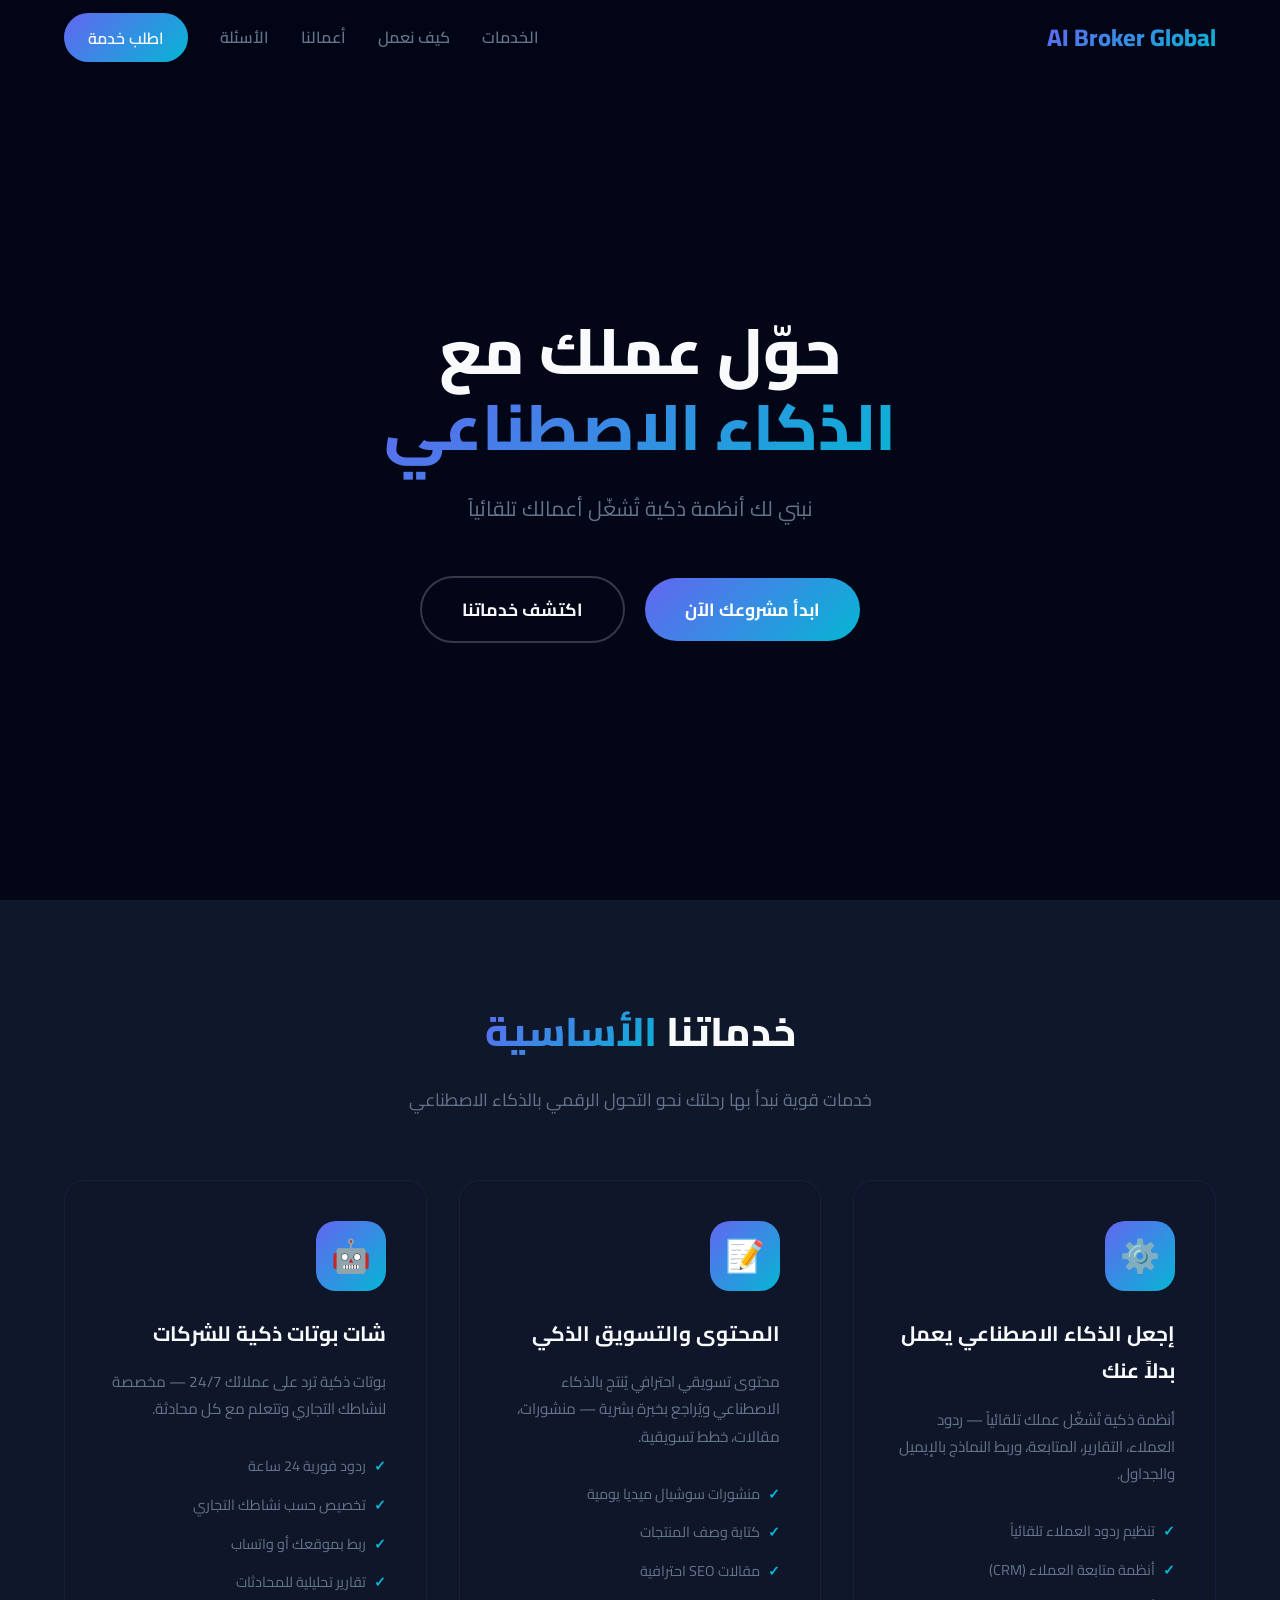
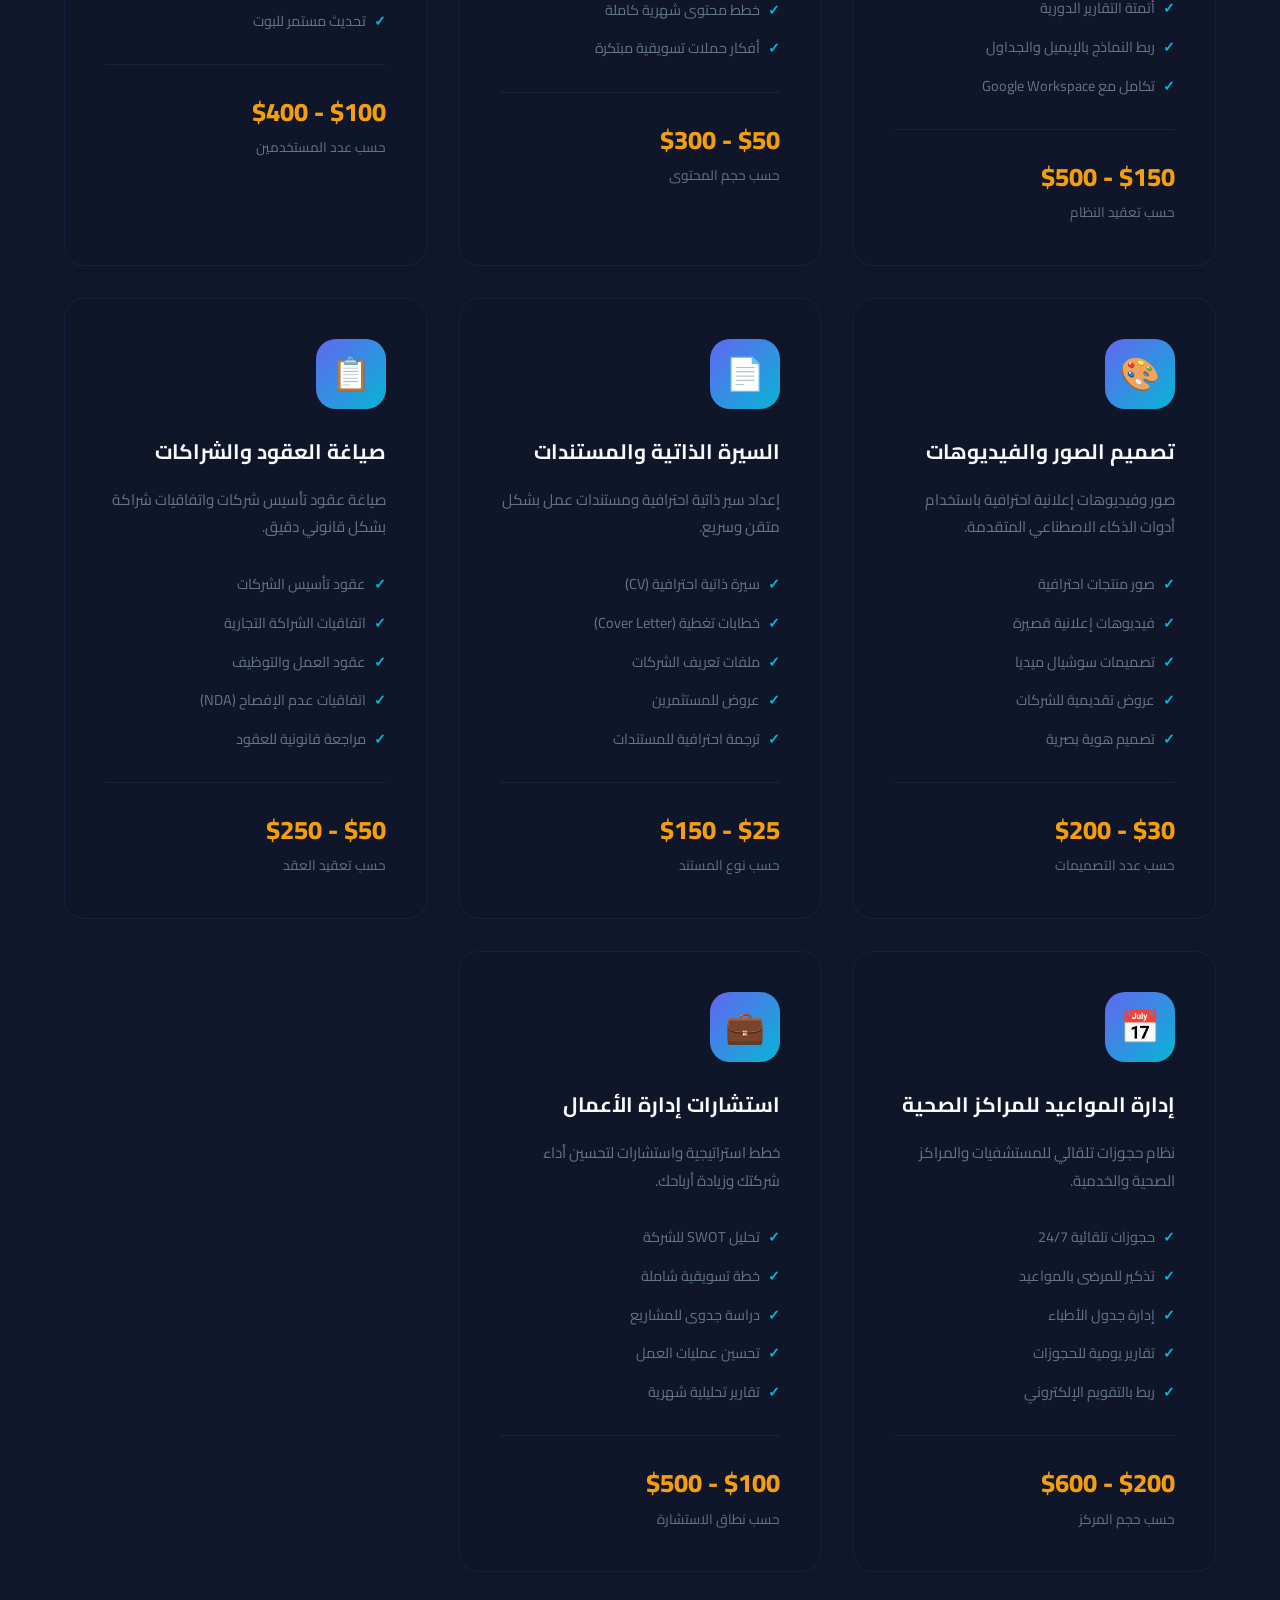
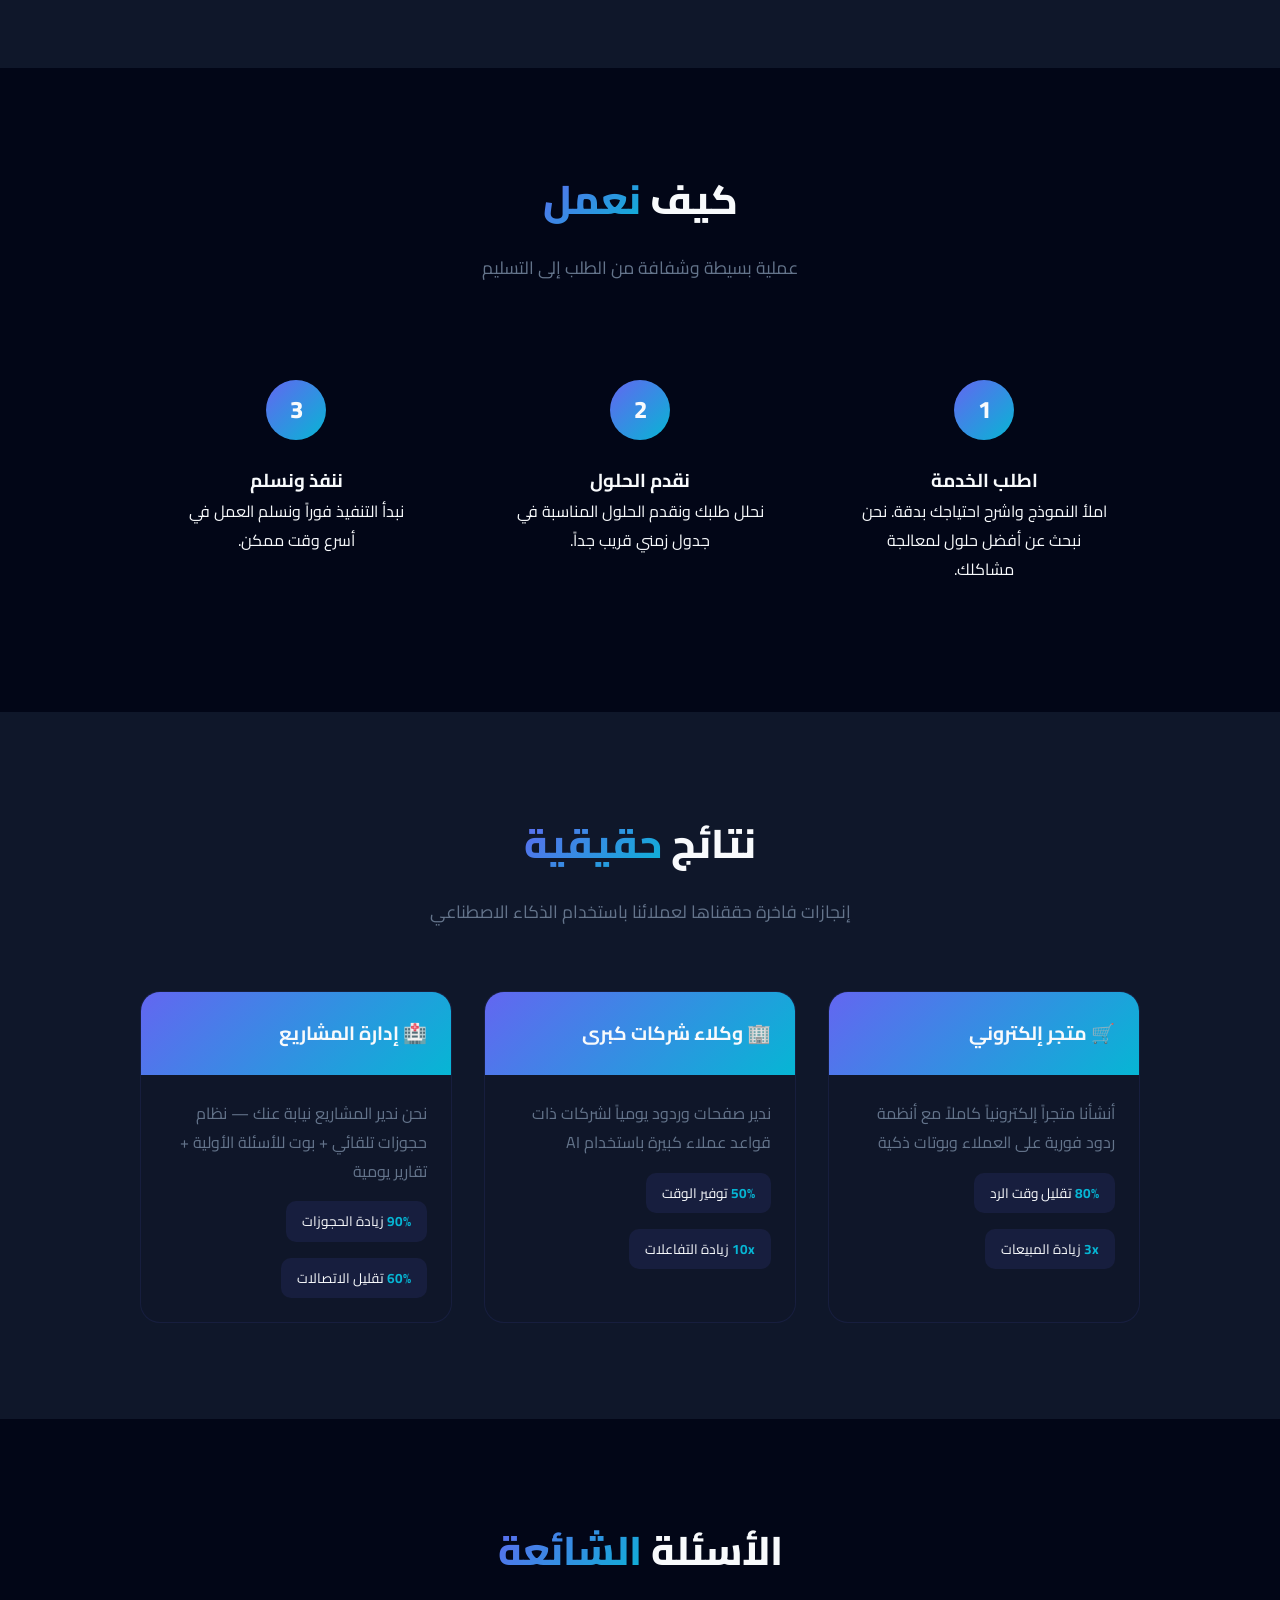
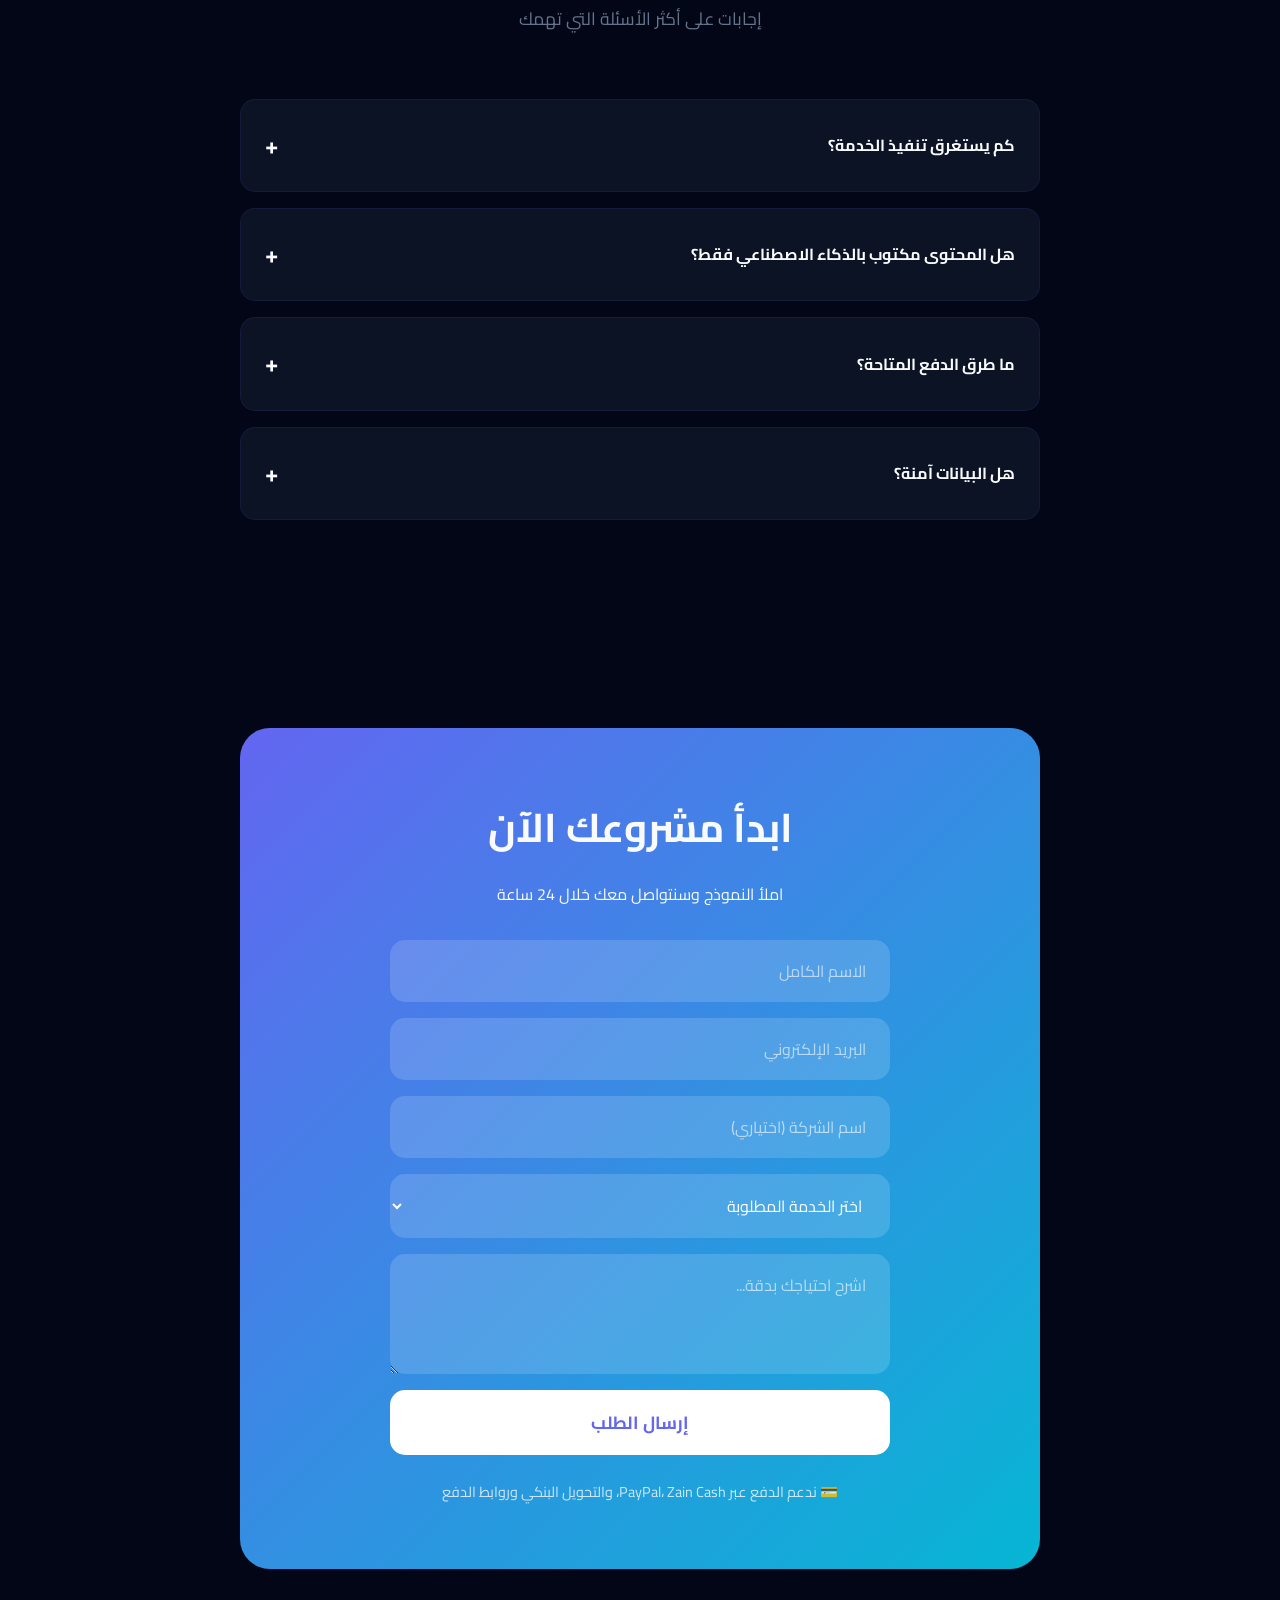
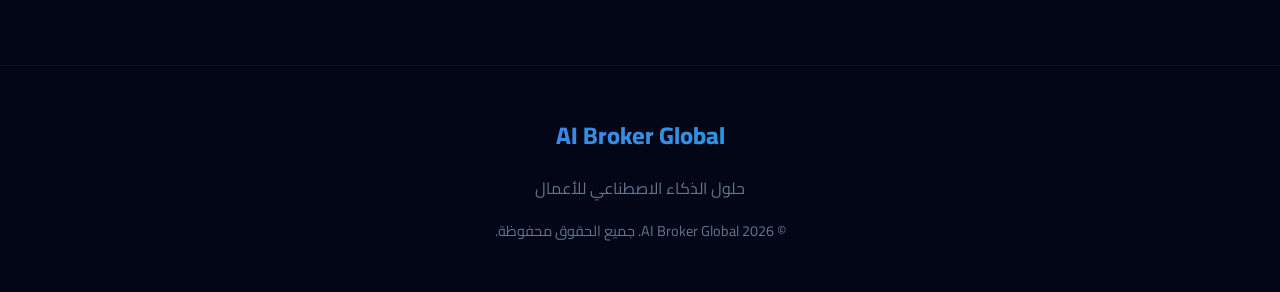
<file: index.html>
<!DOCTYPE html>
<html lang="ar" dir="rtl">
<head>
    <meta charset="UTF-8">
    <meta name="viewport" content="width=device-width, initial-scale=1.0">
    <title>AI Broker Global | حلول الذكاء الاصطناعي للأعمال</title>
    <link href="https://fonts.googleapis.com/css2?family=Cairo:wght@300;400;600;700;800&display=swap" rel="stylesheet">
    <style>
        :root {
            --primary: #6366f1;
            --primary-dark: #4f46e5;
            --secondary: #06b6d4;
            --accent: #f59e0b;
            --dark: #0f172a;
            --darker: #020617;
            --light: #f8fafc;
            --gray: #64748b;
            --gradient: linear-gradient(135deg, #6366f1 0%, #06b6d4 100%);
        }

        * { margin: 0; padding: 0; box-sizing: border-box; }

        body {
            font-family: 'Cairo', sans-serif;
            background: var(--darker);
            color: var(--light);
            line-height: 1.8;
        }

        nav {
            position: fixed;
            top: 0;
            width: 100%;
            padding: 1rem 5%;
            display: flex;
            justify-content: space-between;
            align-items: center;
            z-index: 1000;
            background: rgba(2, 6, 23, 0.9);
            backdrop-filter: blur(20px);
        }

        .logo {
            font-size: 1.5rem;
            font-weight: 800;
            background: var(--gradient);
            -webkit-background-clip: text;
            -webkit-text-fill-color: transparent;
        }

        .nav-links {
            display: flex;
            gap: 2rem;
            list-style: none;
        }

        .nav-links a {
            color: var(--gray);
            text-decoration: none;
            font-weight: 600;
            transition: color 0.3s;
        }

        .nav-links a:hover { color: var(--primary); }

        .cta-nav {
            background: var(--gradient);
            color: white !important;
            padding: 0.6rem 1.5rem;
            border-radius: 50px;
        }

        .hero {
            min-height: 100vh;
            display: flex;
            align-items: center;
            justify-content: center;
            text-align: center;
            padding: 8rem 5% 4rem;
        }

        .hero h1 {
            font-size: clamp(2.5rem, 5vw, 4.5rem);
            font-weight: 800;
            line-height: 1.2;
            margin-bottom: 1.5rem;
        }

        .hero h1 span {
            background: var(--gradient);
            -webkit-background-clip: text;
            -webkit-text-fill-color: transparent;
        }

        .hero p {
            font-size: 1.3rem;
            color: var(--gray);
            margin-bottom: 2.5rem;
            max-width: 700px;
            margin-left: auto;
            margin-right: auto;
        }

        .btn {
            padding: 1rem 2.5rem;
            border-radius: 50px;
            font-weight: 700;
            font-size: 1.1rem;
            text-decoration: none;
            transition: all 0.3s;
            border: none;
            cursor: pointer;
            font-family: 'Cairo', sans-serif;
            display: inline-block;
            margin: 0.5rem;
        }

        .btn-primary {
            background: var(--gradient);
            color: white;
        }

        .btn-primary:hover {
            transform: translateY(-3px);
            box-shadow: 0 10px 40px rgba(99, 102, 241, 0.4);
        }

        .btn-secondary {
            background: transparent;
            color: var(--light);
            border: 2px solid rgba(255, 255, 255, 0.2);
        }

        section {
            padding: 6rem 5%;
        }

        .section-header {
            text-align: center;
            margin-bottom: 4rem;
        }

        .section-header h2 {
            font-size: 2.5rem;
            font-weight: 800;
            margin-bottom: 1rem;
        }

        .section-header h2 span {
            background: var(--gradient);
            -webkit-background-clip: text;
            -webkit-text-fill-color: transparent;
        }

        .section-header p {
            color: var(--gray);
            font-size: 1.1rem;
            max-width: 600px;
            margin: 0 auto;
        }

        .services {
            background: var(--dark);
        }

        .services-grid {
            display: grid;
            grid-template-columns: repeat(auto-fit, minmax(300px, 1fr));
            gap: 2rem;
            max-width: 1200px;
            margin: 0 auto;
        }

        .service-card {
            background: rgba(15, 23, 42, 0.8);
            border: 1px solid rgba(99, 102, 241, 0.1);
            border-radius: 20px;
            padding: 2.5rem;
            transition: all 0.4s;
        }

        .service-card:hover {
            transform: translateY(-10px);
            border-color: rgba(99, 102, 241, 0.3);
            box-shadow: 0 20px 60px rgba(99, 102, 241, 0.1);
        }

        .service-icon {
            width: 70px;
            height: 70px;
            background: var(--gradient);
            border-radius: 20px;
            display: flex;
            align-items: center;
            justify-content: center;
            font-size: 2rem;
            margin-bottom: 1.5rem;
        }

        .service-card h3 {
            font-size: 1.3rem;
            margin-bottom: 1rem;
            font-weight: 700;
        }

        .service-card p {
            color: var(--gray);
            margin-bottom: 1.5rem;
            font-size: 0.95rem;
        }

        .service-features {
            list-style: none;
        }

        .service-features li {
            padding: 0.4rem 0;
            color: var(--gray);
            display: flex;
            align-items: center;
            gap: 0.5rem;
            font-size: 0.9rem;
        }

        .service-features li::before {
            content: '✓';
            color: var(--secondary);
            font-weight: bold;
        }

        .service-price {
            margin-top: 1.5rem;
            padding-top: 1.5rem;
            border-top: 1px solid rgba(255, 255, 255, 0.05);
        }

        .price-tag {
            font-size: 1.6rem;
            font-weight: 800;
            color: var(--accent);
        }

        .price-note {
            color: var(--gray);
            font-size: 0.85rem;
        }

        .process-steps {
            display: flex;
            justify-content: center;
            gap: 2rem;
            flex-wrap: wrap;
            max-width: 1000px;
            margin: 0 auto;
        }

        .step {
            flex: 1;
            min-width: 250px;
            text-align: center;
            padding: 2rem;
        }

        .step-number {
            width: 60px;
            height: 60px;
            background: var(--gradient);
            border-radius: 50%;
            display: flex;
            align-items: center;
            justify-content: center;
            font-size: 1.5rem;
            font-weight: 800;
            margin: 0 auto 1.5rem;
        }

        .cases-grid {
            display: grid;
            grid-template-columns: repeat(auto-fit, minmax(300px, 1fr));
            gap: 2rem;
            max-width: 1000px;
            margin: 0 auto;
        }

        .case-card {
            background: rgba(15, 23, 42, 0.8);
            border-radius: 20px;
            overflow: hidden;
            border: 1px solid rgba(99, 102, 241, 0.1);
            transition: all 0.3s;
        }

        .case-card:hover {
            transform: translateY(-5px);
            border-color: rgba(99, 102, 241, 0.3);
        }

        .case-header {
            padding: 1.5rem;
            background: var(--gradient);
        }

        .case-header h4 {
            font-size: 1.2rem;
        }

        .case-body {
            padding: 1.5rem;
        }

        .case-body p {
            color: var(--gray);
            margin-bottom: 1rem;
        }

        .case-result {
            display: flex;
            gap: 1rem;
            flex-wrap: wrap;
        }

        .result-item {
            background: rgba(99, 102, 241, 0.1);
            padding: 0.5rem 1rem;
            border-radius: 10px;
            font-size: 0.85rem;
        }

        .result-item strong {
            color: var(--secondary);
        }

        .faq-list {
            max-width: 800px;
            margin: 0 auto;
        }

        .faq-item {
            background: rgba(15, 23, 42, 0.8);
            border: 1px solid rgba(99, 102, 241, 0.1);
            border-radius: 15px;
            margin-bottom: 1rem;
            overflow: hidden;
        }

        .faq-question {
            padding: 1.5rem;
            cursor: pointer;
            display: flex;
            justify-content: space-between;
            align-items: center;
            font-weight: 700;
            transition: all 0.3s;
        }

        .faq-question:hover {
            color: var(--primary);
        }

        .faq-icon {
            font-size: 1.5rem;
            transition: transform 0.3s;
        }

        .faq-item.active .faq-icon {
            transform: rotate(45deg);
        }

        .faq-answer {
            padding: 0 1.5rem;
            max-height: 0;
            overflow: hidden;
            transition: all 0.3s;
            color: var(--gray);
        }

        .faq-item.active .faq-answer {
            padding: 0 1.5rem 1.5rem;
            max-height: 200px;
        }

        .contact-box {
            background: var(--gradient);
            border-radius: 30px;
            padding: 4rem 2rem;
            max-width: 800px;
            margin: 0 auto;
            text-align: center;
        }

        .contact-box h2 {
            font-size: 2.5rem;
            margin-bottom: 1rem;
        }

        .contact-form {
            display: flex;
            flex-direction: column;
            gap: 1rem;
            max-width: 500px;
            margin: 2rem auto 0;
        }

        .contact-form input,
        .contact-form select,
        .contact-form textarea {
            padding: 1rem 1.5rem;
            border-radius: 15px;
            border: none;
            font-family: 'Cairo', sans-serif;
            font-size: 1rem;
            background: rgba(255, 255, 255, 0.15);
            color: white;
            outline: none;
        }

        .contact-form input::placeholder,
        .contact-form textarea::placeholder {
            color: rgba(255, 255, 255, 0.6);
        }

        .contact-form textarea {
            min-height: 120px;
            resize: vertical;
        }

        .contact-form button {
            background: white;
            color: var(--primary);
            padding: 1rem;
            border-radius: 15px;
            border: none;
            font-family: 'Cairo', sans-serif;
            font-size: 1.1rem;
            font-weight: 700;
            cursor: pointer;
        }

        footer {
            background: var(--darker);
            padding: 3rem 5%;
            text-align: center;
            border-top: 1px solid rgba(99, 102, 241, 0.1);
        }

        .footer-logo {
            font-size: 1.5rem;
            font-weight: 800;
            background: var(--gradient);
            -webkit-background-clip: text;
            -webkit-text-fill-color: transparent;
            margin-bottom: 1rem;
        }

        .menu-toggle {
            display: none;
            font-size: 1.5rem;
            cursor: pointer;
        }

        @media (max-width: 768px) {
            .nav-links { display: none; }
            .menu-toggle { display: block; }
            .services-grid { grid-template-columns: 1fr; }
            .process-steps { flex-direction: column; }
            .cases-grid { grid-template-columns: 1fr; }
        }
    </style>
</head>
<body>
    <nav>
        <div class="logo">AI Broker Global</div>
        <div class="menu-toggle" onclick="toggleMenu()">☰</div>
        <ul class="nav-links" id="navLinks">
            <li><a href="#services">الخدمات</a></li>
            <li><a href="#process">كيف نعمل</a></li>
            <li><a href="#cases">أعمالنا</a></li>
            <li><a href="#faq">الأسئلة</a></li>
            <li><a href="#contact" class="cta-nav">اطلب خدمة</a></li>
        </ul>
    </nav>

    <section class="hero">
        <div>
            <h1>حوّل عملك مع<br><span>الذكاء الاصطناعي</span></h1>
            <p>نبني لك أنظمة ذكية تُشغّل أعمالك تلقائياً</p>
            <a href="#contact" class="btn btn-primary">ابدأ مشروعك الآن</a>
            <a href="#services" class="btn btn-secondary">اكتشف خدماتنا</a>
        </div>
    </section>

    <section class="services" id="services">
        <div class="section-header">
            <h2>خدماتنا <span>الأساسية</span></h2>
            <p>خدمات قوية نبدأ بها رحلتك نحو التحول الرقمي بالذكاء الاصطناعي</p>
        </div>
        <div class="services-grid">
            <div class="service-card">
                <div class="service-icon">⚙️</div>
                <h3>إجعل الذكاء الاصطناعي يعمل بدلاً عنك</h3>
                <p>أنظمة ذكية تُشغّل عملك تلقائياً — ردود العملاء، التقارير، المتابعة، وربط النماذج بالإيميل والجداول.</p>
                <ul class="service-features">
                    <li>تنظيم ردود العملاء تلقائياً</li>
                    <li>أنظمة متابعة العملاء (CRM)</li>
                    <li>أتمتة التقارير الدورية</li>
                    <li>ربط النماذج بالإيميل والجداول</li>
                    <li>تكامل مع Google Workspace</li>
                </ul>
                <div class="service-price">
                    <div class="price-tag">$150 - $500</div>
                    <div class="price-note">حسب تعقيد النظام</div>
                </div>
            </div>

            <div class="service-card">
                <div class="service-icon">📝</div>
                <h3>المحتوى والتسويق الذكي</h3>
                <p>محتوى تسويقي احترافي يُنتج بالذكاء الاصطناعي ويُراجع بخبرة بشرية — منشورات، مقالات، خطط تسويقية.</p>
                <ul class="service-features">
                    <li>منشورات سوشيال ميديا يومية</li>
                    <li>كتابة وصف المنتجات</li>
                    <li>مقالات SEO احترافية</li>
                    <li>خطط محتوى شهرية كاملة</li>
                    <li>أفكار حملات تسويقية مبتكرة</li>
                </ul>
                <div class="service-price">
                    <div class="price-tag">$50 - $300</div>
                    <div class="price-note">حسب حجم المحتوى</div>
                </div>
            </div>

            <div class="service-card">
                <div class="service-icon">🤖</div>
                <h3>شات بوتات ذكية للشركات</h3>
                <p>بوتات ذكية ترد على عملائك 24/7 — مخصصة لنشاطك التجاري وتتعلم مع كل محادثة.</p>
                <ul class="service-features">
                    <li>ردود فورية 24 ساعة</li>
                    <li>تخصيص حسب نشاطك التجاري</li>
                    <li>ربط بموقعك أو واتساب</li>
                    <li>تقارير تحليلية للمحادثات</li>
                    <li>تحديث مستمر للبوت</li>
                </ul>
                <div class="service-price">
                    <div class="price-tag">$100 - $400</div>
                    <div class="price-note">حسب عدد المستخدمين</div>
                </div>
            </div>

            <div class="service-card">
                <div class="service-icon">🎨</div>
                <h3>تصميم الصور والفيديوهات</h3>
                <p>صور وفيديوهات إعلانية احترافية باستخدام أدوات الذكاء الاصطناعي المتقدمة.</p>
                <ul class="service-features">
                    <li>صور منتجات احترافية</li>
                    <li>فيديوهات إعلانية قصيرة</li>
                    <li>تصميمات سوشيال ميديا</li>
                    <li>عروض تقديمية للشركات</li>
                    <li>تصميم هوية بصرية</li>
                </ul>
                <div class="service-price">
                    <div class="price-tag">$30 - $200</div>
                    <div class="price-note">حسب عدد التصميمات</div>
                </div>
            </div>

            <div class="service-card">
                <div class="service-icon">📄</div>
                <h3>السيرة الذاتية والمستندات</h3>
                <p>إعداد سير ذاتية احترافية ومستندات عمل بشكل متقن وسريع.</p>
                <ul class="service-features">
                    <li>سيرة ذاتية احترافية (CV)</li>
                    <li>خطابات تغطية (Cover Letter)</li>
                    <li>ملفات تعريف الشركات</li>
                    <li>عروض للمستثمرين</li>
                    <li>ترجمة احترافية للمستندات</li>
                </ul>
                <div class="service-price">
                    <div class="price-tag">$25 - $150</div>
                    <div class="price-note">حسب نوع المستند</div>
                </div>
            </div>

            <div class="service-card">
                <div class="service-icon">📋</div>
                <h3>صياغة العقود والشراكات</h3>
                <p>صياغة عقود تأسيس شركات واتفاقيات شراكة بشكل قانوني دقيق.</p>
                <ul class="service-features">
                    <li>عقود تأسيس الشركات</li>
                    <li>اتفاقيات الشراكة التجارية</li>
                    <li>عقود العمل والتوظيف</li>
                    <li>اتفاقيات عدم الإفصاح (NDA)</li>
                    <li>مراجعة قانونية للعقود</li>
                </ul>
                <div class="service-price">
                    <div class="price-tag">$50 - $250</div>
                    <div class="price-note">حسب تعقيد العقد</div>
                </div>
            </div>

            <div class="service-card">
                <div class="service-icon">📅</div>
                <h3>إدارة المواعيد للمراكز الصحية</h3>
                <p>نظام حجوزات تلقائي للمستشفيات والمراكز الصحية والخدمية.</p>
                <ul class="service-features">
                    <li>حجوزات تلقائية 24/7</li>
                    <li>تذكير للمرضى بالمواعيد</li>
                    <li>إدارة جدول الأطباء</li>
                    <li>تقارير يومية للحجوزات</li>
                    <li>ربط بالتقويم الإلكتروني</li>
                </ul>
                <div class="service-price">
                    <div class="price-tag">$200 - $600</div>
                    <div class="price-note">حسب حجم المركز</div>
                </div>
            </div>

            <div class="service-card">
                <div class="service-icon">💼</div>
                <h3>استشارات إدارة الأعمال</h3>
                <p>خطط استراتيجية واستشارات لتحسين أداء شركتك وزيادة أرباحك.</p>
                <ul class="service-features">
                    <li>تحليل SWOT للشركة</li>
                    <li>خطة تسويقية شاملة</li>
                    <li>دراسة جدوى للمشاريع</li>
                    <li>تحسين عمليات العمل</li>
                    <li>تقارير تحليلية شهرية</li>
                </ul>
                <div class="service-price">
                    <div class="price-tag">$100 - $500</div>
                    <div class="price-note">حسب نطاق الاستشارة</div>
                </div>
            </div>
        </div>
    </section>

    <section id="process">
        <div class="section-header">
            <h2>كيف <span>نعمل</span></h2>
            <p>عملية بسيطة وشفافة من الطلب إلى التسليم</p>
        </div>
        <div class="process-steps">
            <div class="step">
                <div class="step-number">1</div>
                <h3>اطلب الخدمة</h3>
                <p>املأ النموذج واشرح احتياجك بدقة. نحن نبحث عن أفضل حلول لمعالجة مشاكلك.</p>
            </div>
            <div class="step">
                <div class="step-number">2</div>
                <h3>نقدم الحلول</h3>
                <p>نحلل طلبك ونقدم الحلول المناسبة في جدول زمني قريب جداً.</p>
            </div>
            <div class="step">
                <div class="step-number">3</div>
                <h3>ننفذ ونسلم</h3>
                <p>نبدأ التنفيذ فوراً ونسلم العمل في أسرع وقت ممكن.</p>
            </div>
        </div>
    </section>

    <section class="cases" id="cases" style="background: var(--dark);">
        <div class="section-header">
            <h2>نتائج <span>حقيقية</span></h2>
            <p>إنجازات فاخرة حققناها لعملائنا باستخدام الذكاء الاصطناعي</p>
        </div>
        <div class="cases-grid">
            <div class="case-card">
                <div class="case-header">
                    <h4>🛒 متجر إلكتروني</h4>
                </div>
                <div class="case-body">
                    <p>أنشأنا متجراً إلكترونياً كاملاً مع أنظمة ردود فورية على العملاء وبوتات ذكية</p>
                    <div class="case-result">
                        <div class="result-item"><strong>80%</strong> تقليل وقت الرد</div>
                        <div class="result-item"><strong>3x</strong> زيادة المبيعات</div>
                    </div>
                </div>
            </div>
            <div class="case-card">
                <div class="case-header">
                    <h4>🏢 وكلاء شركات كبرى</h4>
                </div>
                <div class="case-body">
                    <p>ندير صفحات وردود يومياً لشركات ذات قواعد عملاء كبيرة باستخدام AI</p>
                    <div class="case-result">
                        <div class="result-item"><strong>50%</strong> توفير الوقت</div>
                        <div class="result-item"><strong>10x</strong> زيادة التفاعلات</div>
                    </div>
                </div>
            </div>
            <div class="case-card">
                <div class="case-header">
                    <h4>🏥 إدارة المشاريع</h4>
                </div>
                <div class="case-body">
                    <p>نحن ندير المشاريع نيابة عنك — نظام حجوزات تلقائي + بوت للأسئلة الأولية + تقارير يومية</p>
                    <div class="case-result">
                        <div class="result-item"><strong>90%</strong> زيادة الحجوزات</div>
                        <div class="result-item"><strong>60%</strong> تقليل الاتصالات</div>
                    </div>
                </div>
            </div>
        </div>
    </section>

    <section class="faq" id="faq">
        <div class="section-header">
            <h2>الأسئلة <span>الشائعة</span></h2>
            <p>إجابات على أكثر الأسئلة التي تهمك</p>
        </div>
        <div class="faq-list">
            <div class="faq-item">
                <div class="faq-question" onclick="toggleFaq(this)">
                    <span>كم يستغرق تنفيذ الخدمة؟</span>
                    <span class="faq-icon">+</span>
                </div>
                <div class="faq-answer">
                    وقت التنفيذ يعتمد على الخدمة المطلوبة من عملائنا، ونحن نعمل طوال الوقت على تنفيذ الخدمة المطلوبة بأفضل شكل وفي أسرع وقت.
                </div>
            </div>
            <div class="faq-item">
                <div class="faq-question" onclick="toggleFaq(this)">
                    <span>هل المحتوى مكتوب بالذكاء الاصطناعي فقط؟</span>
                    <span class="faq-icon">+</span>
                </div>
                <div class="faq-answer">
                    نستخدم AI لإنتاج المحتوى الأولي ثم نراجعه ونحسنه يدوياً لضمان الجودة والدقة والتناسب مع هوية علامتك التجارية.
                </div>
            </div>
            <div class="faq-item">
                <div class="faq-question" onclick="toggleFaq(this)">
                    <span>ما طرق الدفع المتاحة؟</span>
                    <span class="faq-icon">+</span>
                </div>
                <div class="faq-answer">
                    ندعم الدفع عبر PayPal، Zain Cash، والتحويل البنكي وروابط الدفع.
                </div>
            </div>
            <div class="faq-item">
                <div class="faq-question" onclick="toggleFaq(this)">
                    <span>هل البيانات آمنة؟</span>
                    <span class="faq-icon">+</span>
                </div>
                <div class="faq-answer">
                    نعم، نلتزم بسرية بياناتك. لا نشارك معلوماتك مع أي طرف ثالث ونستخدم أدوات آمنة لمعالجة البيانات.
                </div>
            </div>
        </div>
    </section>

    <section class="contact" id="contact">
        <div class="contact-box">
            <h2>ابدأ مشروعك الآن</h2>
            <p>املأ النموذج وسنتواصل معك خلال 24 ساعة</p>
            <form class="contact-form" onsubmit="handleSubmit(event)">
                <input type="text" placeholder="الاسم الكامل" required>
                <input type="email" placeholder="البريد الإلكتروني" required>
                <input type="text" placeholder="اسم الشركة (اختياري)">
                <select required>
                    <option value="">اختر الخدمة المطلوبة</option>
                    <option value="automation">إجعل الذكاء الاصطناعي يعمل بدلاً عنك</option>
                    <option value="content">المحتوى والتسويق الذكي</option>
                    <option value="chatbot">شات بوتات ذكية</option>
                    <option value="design">تصميم الصور والفيديوهات</option>
                    <option value="cv">السيرة الذاتية والمستندات</option>
                    <option value="contracts">صياغة العقود والشراكات</option>
                    <option value="medical">إدارة المواعيد للمراكز الصحية</option>
                    <option value="consulting">استشارات إدارة الأعمال</option>
                    <option value="other">خدمة أخرى / استشارة</option>
                </select>
                <textarea placeholder="اشرح احتياجك بدقة..."></textarea>
                <button type="submit">إرسال الطلب</button>
            </form>
            <p style="margin-top: 1.5rem; font-size: 0.9rem; opacity: 0.8;">
                💳 ندعم الدفع عبر PayPal، Zain Cash، والتحويل البنكي وروابط الدفع
            </p>
        </div>
    </section>

    <footer>
        <div class="footer-logo">AI Broker Global</div>
        <p style="color: var(--gray); margin-bottom: 1rem;">حلول الذكاء الاصطناعي للأعمال</p>
        <div style="color: var(--gray); font-size: 0.9rem;">
            © 2026 AI Broker Global. جميع الحقوق محفوظة.
        </div>
    </footer>

    <script>
        function toggleMenu() {
            document.getElementById('navLinks').classList.toggle('active');
        }

        function toggleFaq(element) {
            const item = element.parentElement;
            const isActive = item.classList.contains('active');
            document.querySelectorAll('.faq-item').forEach(i => i.classList.remove('active'));
            if (!isActive) item.classList.add('active');
        }

        function handleSubmit(e) {
            e.preventDefault();
            alert('تم استلام طلبك! سنتواصل معك خلال 24 ساعة.');
            e.target.reset();
        }

        document.querySelectorAll('a[href^="#"]').forEach(anchor => {
            anchor.addEventListener('click', function(e) {
                e.preventDefault();
                document.querySelector(this.getAttribute('href')).scrollIntoView({ behavior: 'smooth' });
            });
        });
    </script>
</body>
</html>
</file>
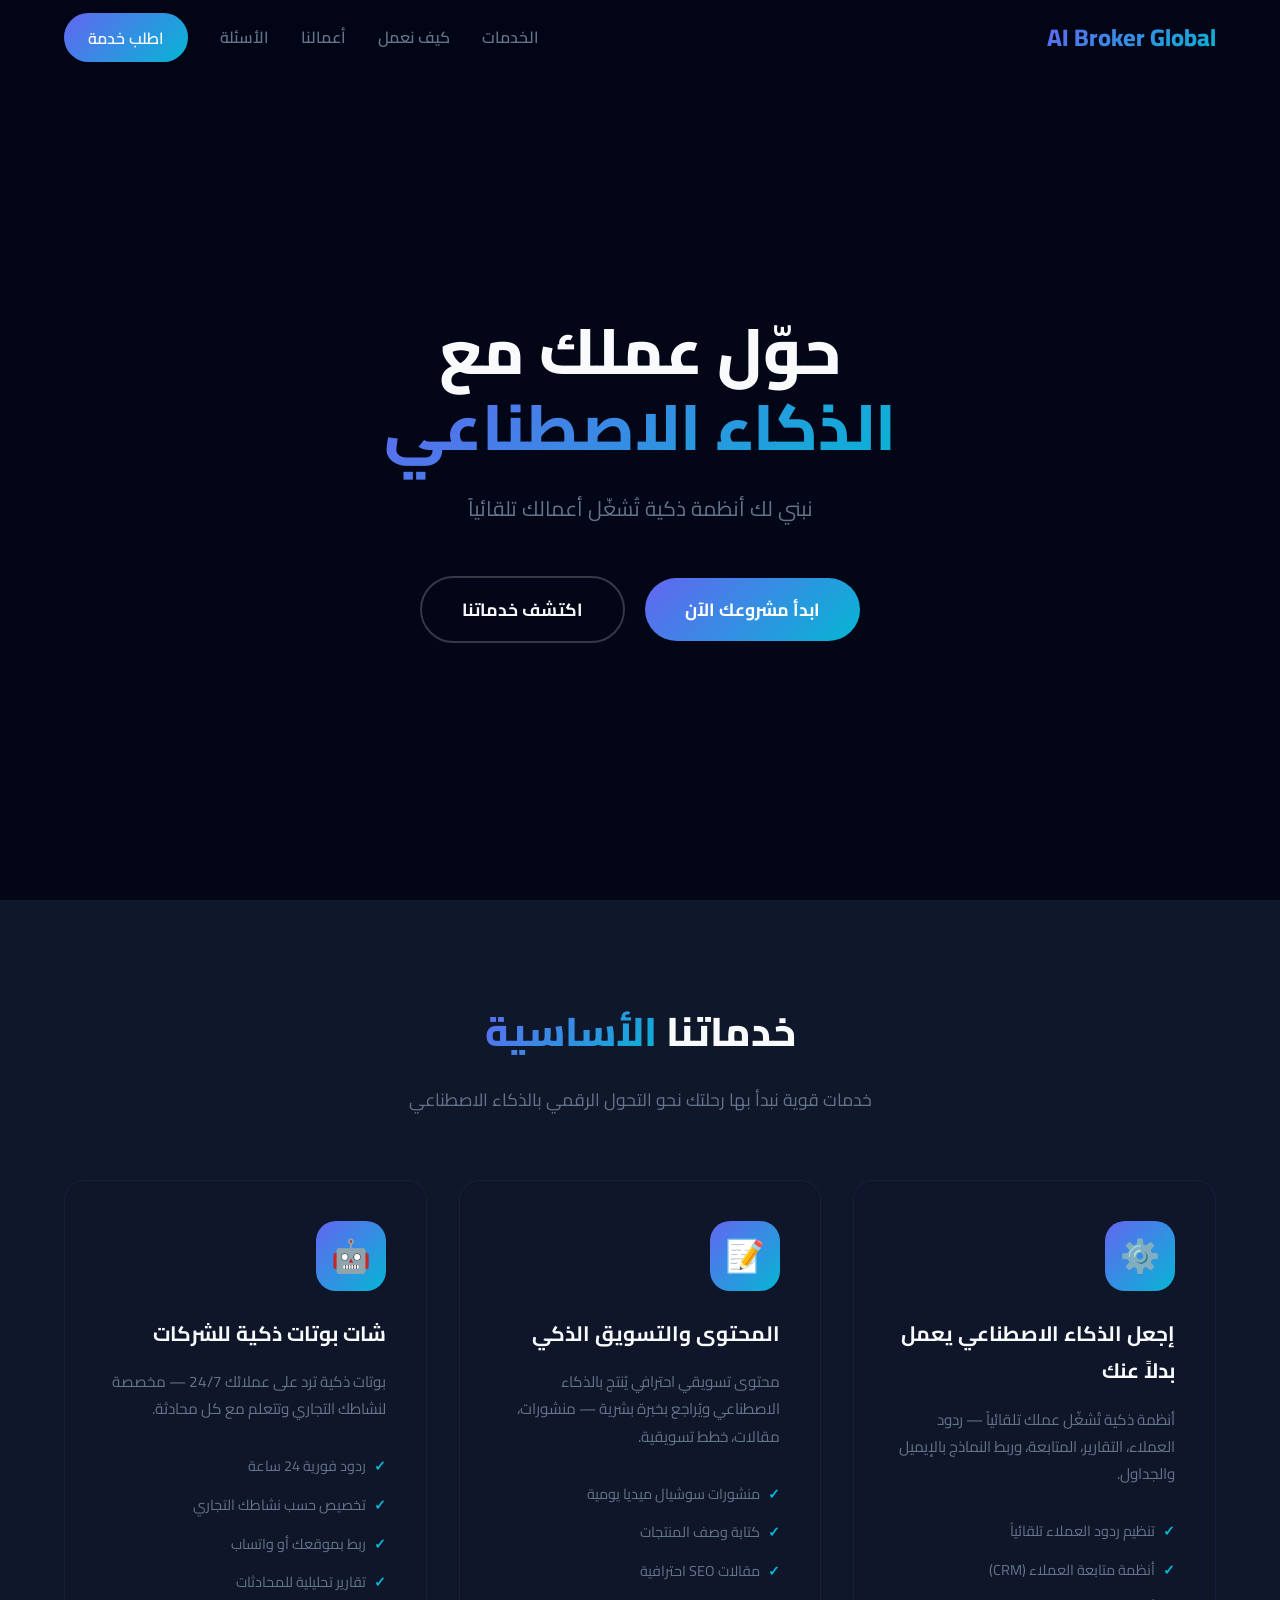
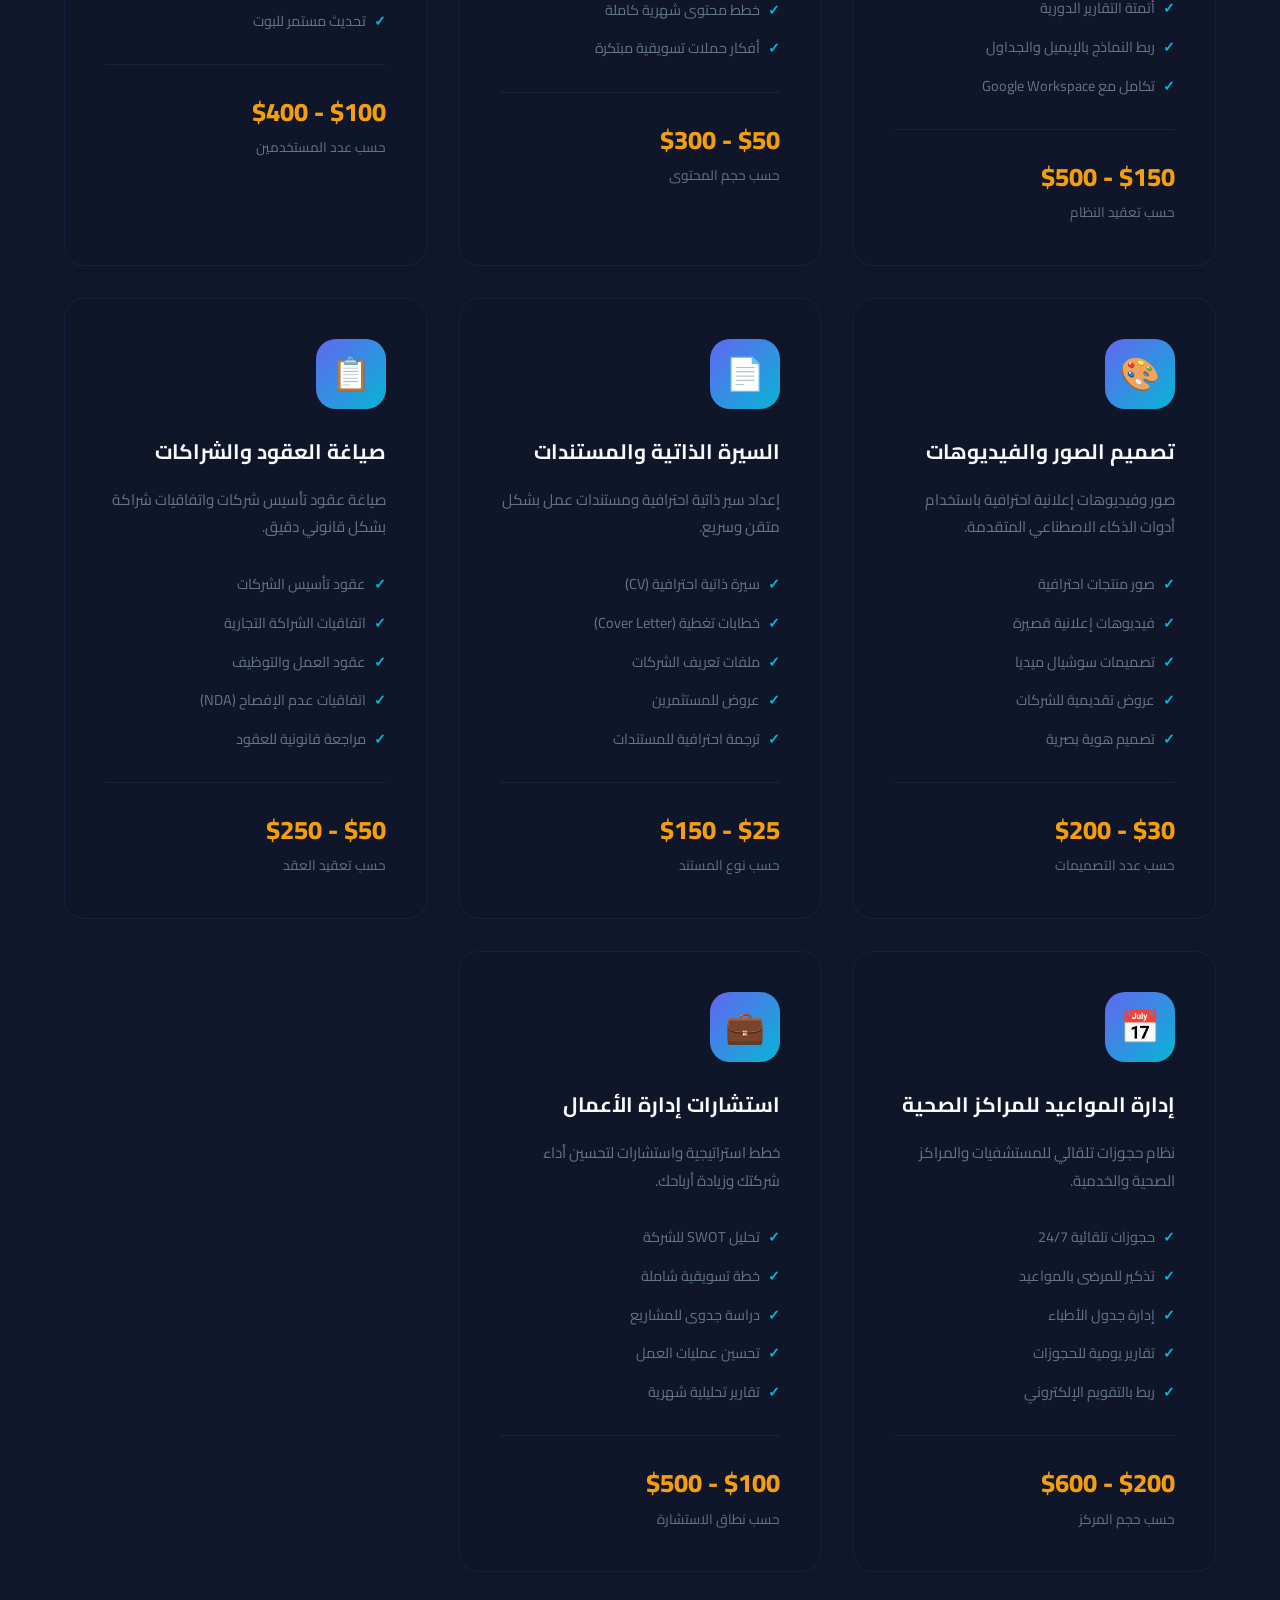
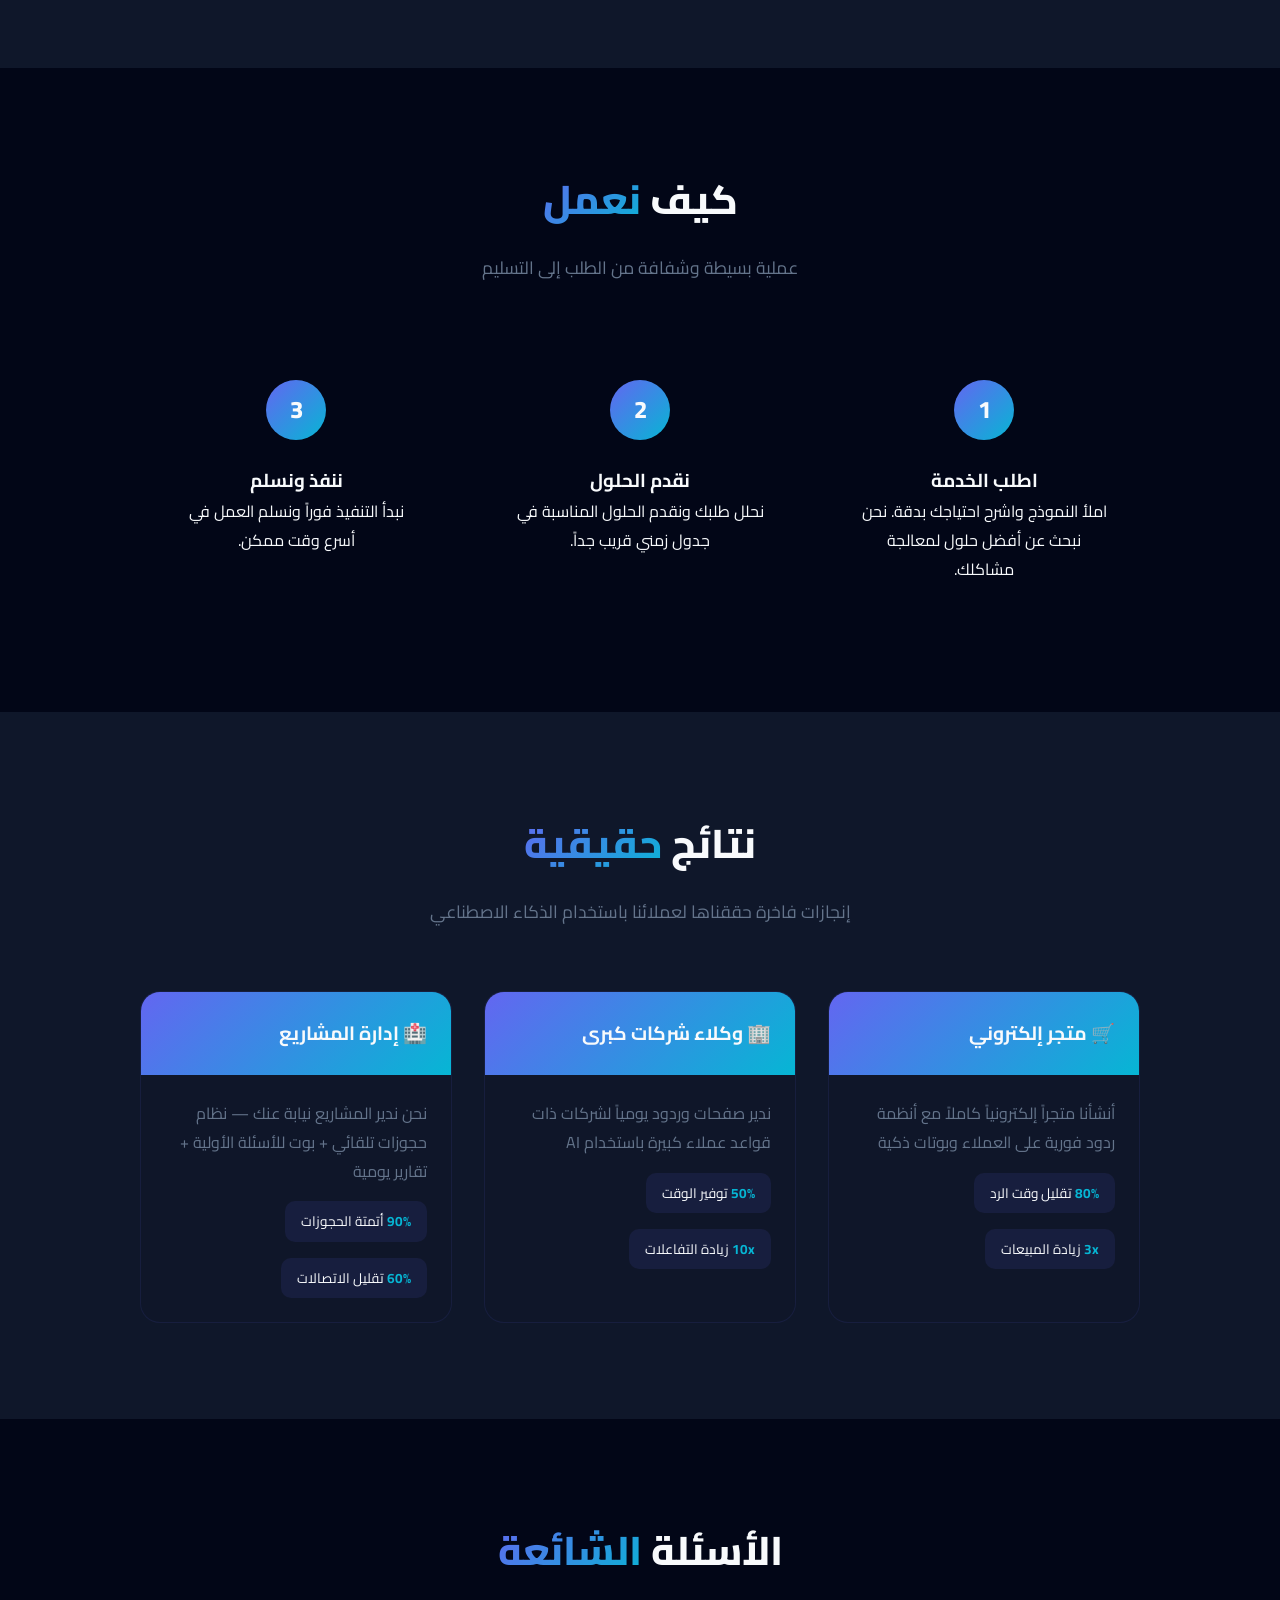
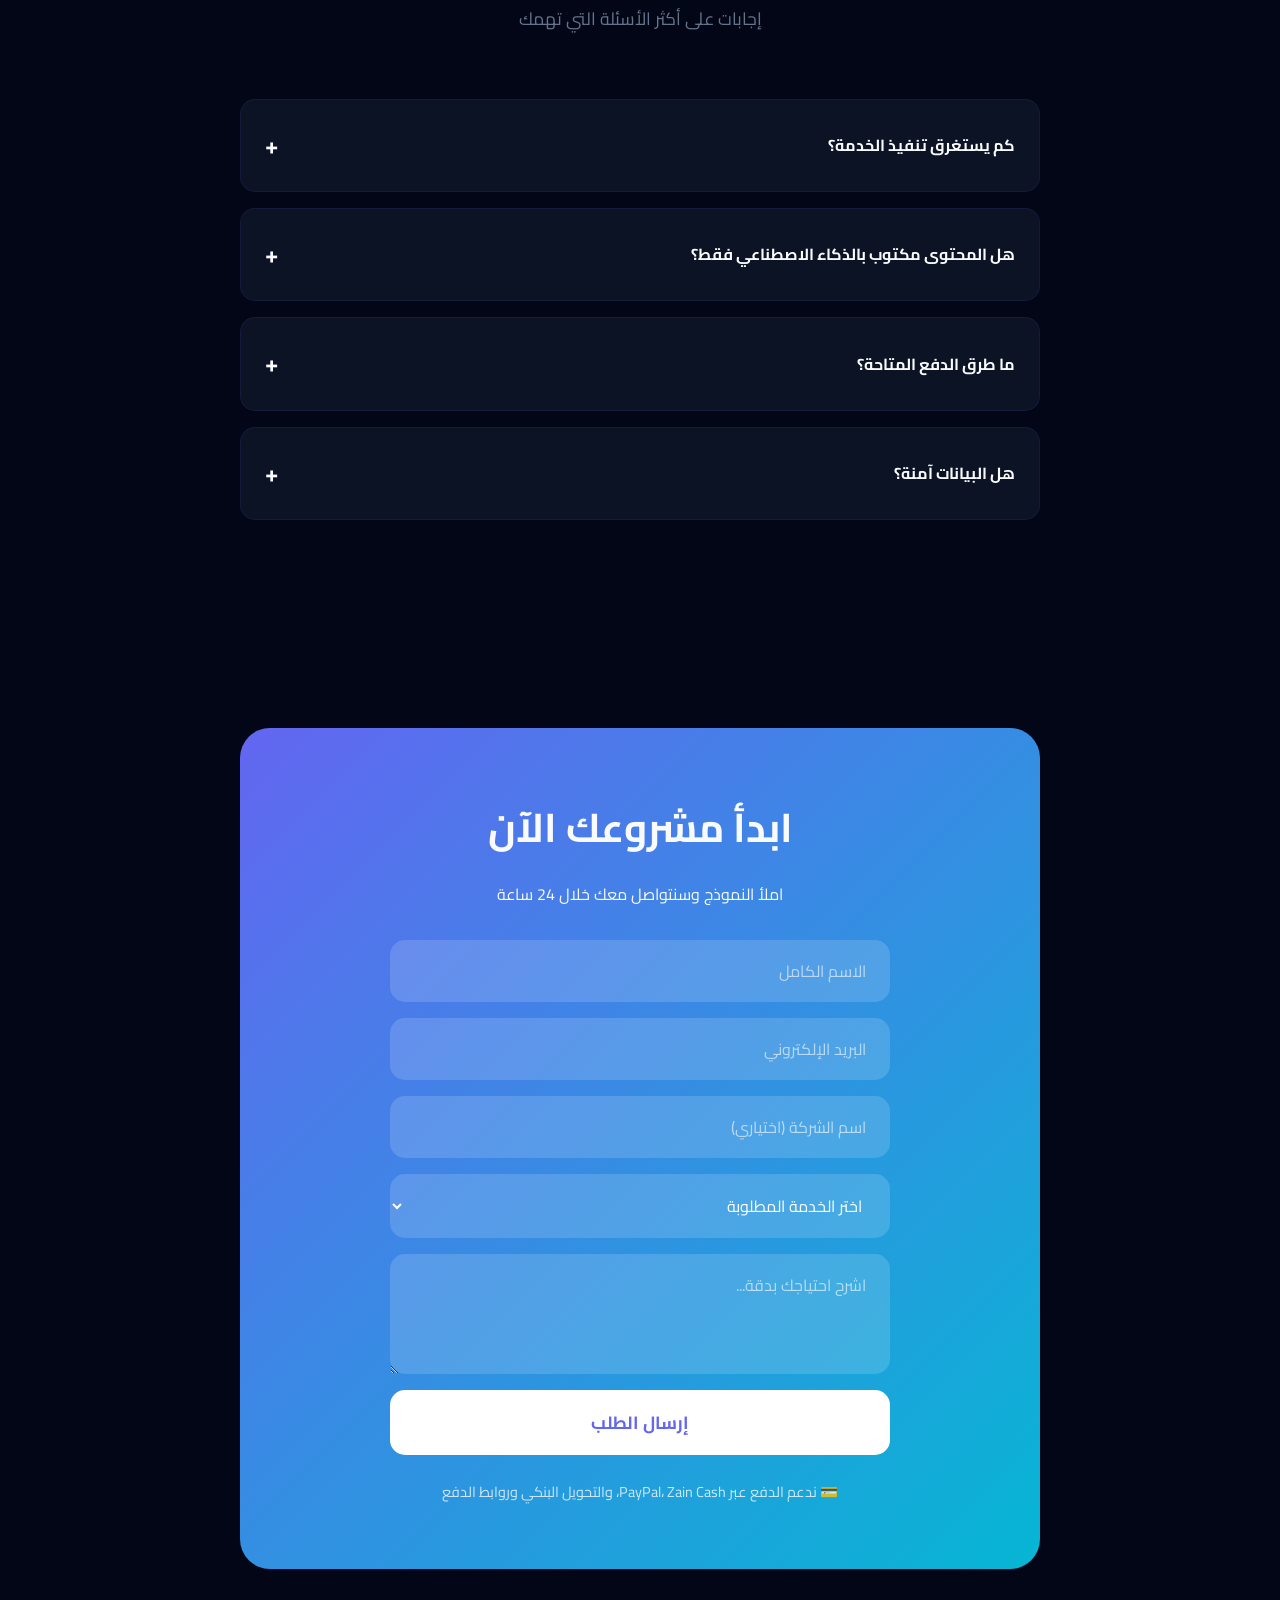
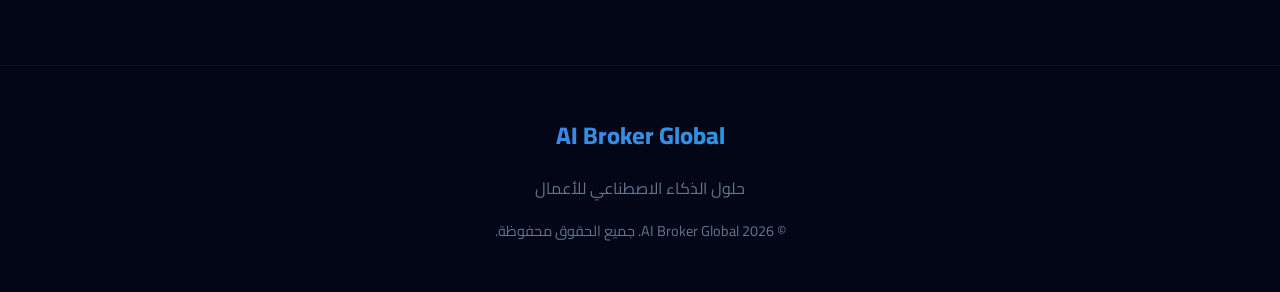
<file: Website/index.html>
<!DOCTYPE html>
<html lang="ar" dir="rtl">
<head>
    <meta charset="UTF-8">
    <meta name="viewport" content="width=device-width, initial-scale=1.0">
    <title>AI Broker Global | حلول الذكاء الاصطناعي للأعمال</title>
    <link href="https://fonts.googleapis.com/css2?family=Cairo:wght@300;400;600;700;800&display=swap" rel="stylesheet">
    <style>
        :root {
            --primary: #6366f1;
            --primary-dark: #4f46e5;
            --secondary: #06b6d4;
            --accent: #f59e0b;
            --dark: #0f172a;
            --darker: #020617;
            --light: #f8fafc;
            --gray: #64748b;
            --gradient: linear-gradient(135deg, #6366f1 0%, #06b6d4 100%);
            --gradient-2: linear-gradient(135deg, #f59e0b 0%, #ef4444 100%);
        }

        * { margin: 0; padding: 0; box-sizing: border-box; }

        body {
            font-family: 'Cairo', sans-serif;
            background: var(--darker);
            color: var(--light);
            line-height: 1.8;
        }

        nav {
            position: fixed;
            top: 0;
            width: 100%;
            padding: 1rem 5%;
            display: flex;
            justify-content: space-between;
            align-items: center;
            z-index: 1000;
            background: rgba(2, 6, 23, 0.9);
            backdrop-filter: blur(20px);
        }

        .logo {
            font-size: 1.5rem;
            font-weight: 800;
            background: var(--gradient);
            -webkit-background-clip: text;
            -webkit-text-fill-color: transparent;
        }

        .nav-links {
            display: flex;
            gap: 2rem;
            list-style: none;
        }

        .nav-links a {
            color: var(--gray);
            text-decoration: none;
            font-weight: 600;
            transition: color 0.3s;
        }

        .nav-links a:hover { color: var(--primary); }

        .cta-nav {
            background: var(--gradient);
            color: white !important;
            padding: 0.6rem 1.5rem;
            border-radius: 50px;
        }

        .hero {
            min-height: 100vh;
            display: flex;
            align-items: center;
            justify-content: center;
            text-align: center;
            padding: 8rem 5% 4rem;
        }

        .hero h1 {
            font-size: clamp(2.5rem, 5vw, 4.5rem);
            font-weight: 800;
            line-height: 1.2;
            margin-bottom: 1.5rem;
        }

        .hero h1 span {
            background: var(--gradient);
            -webkit-background-clip: text;
            -webkit-text-fill-color: transparent;
        }

        .hero p {
            font-size: 1.3rem;
            color: var(--gray);
            margin-bottom: 2.5rem;
            max-width: 700px;
            margin-left: auto;
            margin-right: auto;
        }

        .btn {
            padding: 1rem 2.5rem;
            border-radius: 50px;
            font-weight: 700;
            font-size: 1.1rem;
            text-decoration: none;
            transition: all 0.3s;
            border: none;
            cursor: pointer;
            font-family: 'Cairo', sans-serif;
            display: inline-block;
            margin: 0.5rem;
        }

        .btn-primary {
            background: var(--gradient);
            color: white;
        }

        .btn-primary:hover {
            transform: translateY(-3px);
            box-shadow: 0 10px 40px rgba(99, 102, 241, 0.4);
        }

        .btn-secondary {
            background: transparent;
            color: var(--light);
            border: 2px solid rgba(255, 255, 255, 0.2);
        }

        section {
            padding: 6rem 5%;
        }

        .section-header {
            text-align: center;
            margin-bottom: 4rem;
        }

        .section-header h2 {
            font-size: 2.5rem;
            font-weight: 800;
            margin-bottom: 1rem;
        }

        .section-header h2 span {
            background: var(--gradient);
            -webkit-background-clip: text;
            -webkit-text-fill-color: transparent;
        }

        .section-header p {
            color: var(--gray);
            font-size: 1.1rem;
            max-width: 600px;
            margin: 0 auto;
        }

        .services {
            background: var(--dark);
        }

        .services-grid {
            display: grid;
            grid-template-columns: repeat(auto-fit, minmax(300px, 1fr));
            gap: 2rem;
            max-width: 1200px;
            margin: 0 auto;
        }

        .service-card {
            background: rgba(15, 23, 42, 0.8);
            border: 1px solid rgba(99, 102, 241, 0.1);
            border-radius: 20px;
            padding: 2.5rem;
            transition: all 0.4s;
        }

        .service-card:hover {
            transform: translateY(-10px);
            border-color: rgba(99, 102, 241, 0.3);
            box-shadow: 0 20px 60px rgba(99, 102, 241, 0.1);
        }

        .service-icon {
            width: 70px;
            height: 70px;
            background: var(--gradient);
            border-radius: 20px;
            display: flex;
            align-items: center;
            justify-content: center;
            font-size: 2rem;
            margin-bottom: 1.5rem;
        }

        .service-card h3 {
            font-size: 1.3rem;
            margin-bottom: 1rem;
            font-weight: 700;
        }

        .service-card p {
            color: var(--gray);
            margin-bottom: 1.5rem;
            font-size: 0.95rem;
        }

        .service-features {
            list-style: none;
        }

        .service-features li {
            padding: 0.4rem 0;
            color: var(--gray);
            display: flex;
            align-items: center;
            gap: 0.5rem;
            font-size: 0.9rem;
        }

        .service-features li::before {
            content: '✓';
            color: var(--secondary);
            font-weight: bold;
        }

        .service-price {
            margin-top: 1.5rem;
            padding-top: 1.5rem;
            border-top: 1px solid rgba(255, 255, 255, 0.05);
        }

        .price-tag {
            font-size: 1.6rem;
            font-weight: 800;
            color: var(--accent);
        }

        .price-note {
            color: var(--gray);
            font-size: 0.85rem;
        }

        .process-steps {
            display: flex;
            justify-content: center;
            gap: 2rem;
            flex-wrap: wrap;
            max-width: 1000px;
            margin: 0 auto;
        }

        .step {
            flex: 1;
            min-width: 250px;
            text-align: center;
            padding: 2rem;
        }

        .step-number {
            width: 60px;
            height: 60px;
            background: var(--gradient);
            border-radius: 50%;
            display: flex;
            align-items: center;
            justify-content: center;
            font-size: 1.5rem;
            font-weight: 800;
            margin: 0 auto 1.5rem;
        }

        .cases-grid {
            display: grid;
            grid-template-columns: repeat(auto-fit, minmax(300px, 1fr));
            gap: 2rem;
            max-width: 1000px;
            margin: 0 auto;
        }

        .case-card {
            background: rgba(15, 23, 42, 0.8);
            border-radius: 20px;
            overflow: hidden;
            border: 1px solid rgba(99, 102, 241, 0.1);
            transition: all 0.3s;
        }

        .case-card:hover {
            transform: translateY(-5px);
            border-color: rgba(99, 102, 241, 0.3);
        }

        .case-header {
            padding: 1.5rem;
            background: var(--gradient);
        }

        .case-header h4 {
            font-size: 1.2rem;
        }

        .case-body {
            padding: 1.5rem;
        }

        .case-body p {
            color: var(--gray);
            margin-bottom: 1rem;
        }

        .case-result {
            display: flex;
            gap: 1rem;
            flex-wrap: wrap;
        }

        .result-item {
            background: rgba(99, 102, 241, 0.1);
            padding: 0.5rem 1rem;
            border-radius: 10px;
            font-size: 0.85rem;
        }

        .result-item strong {
            color: var(--secondary);
        }

        .faq-list {
            max-width: 800px;
            margin: 0 auto;
        }

        .faq-item {
            background: rgba(15, 23, 42, 0.8);
            border: 1px solid rgba(99, 102, 241, 0.1);
            border-radius: 15px;
            margin-bottom: 1rem;
            overflow: hidden;
        }

        .faq-question {
            padding: 1.5rem;
            cursor: pointer;
            display: flex;
            justify-content: space-between;
            align-items: center;
            font-weight: 700;
            transition: all 0.3s;
        }

        .faq-question:hover {
            color: var(--primary);
        }

        .faq-icon {
            font-size: 1.5rem;
            transition: transform 0.3s;
        }

        .faq-item.active .faq-icon {
            transform: rotate(45deg);
        }

        .faq-answer {
            padding: 0 1.5rem;
            max-height: 0;
            overflow: hidden;
            transition: all 0.3s;
            color: var(--gray);
        }

        .faq-item.active .faq-answer {
            padding: 0 1.5rem 1.5rem;
            max-height: 200px;
        }

        .contact-box {
            background: var(--gradient);
            border-radius: 30px;
            padding: 4rem 2rem;
            max-width: 800px;
            margin: 0 auto;
            text-align: center;
        }

        .contact-box h2 {
            font-size: 2.5rem;
            margin-bottom: 1rem;
        }

        .contact-form {
            display: flex;
            flex-direction: column;
            gap: 1rem;
            max-width: 500px;
            margin: 2rem auto 0;
        }

        .contact-form input,
        .contact-form select,
        .contact-form textarea {
            padding: 1rem 1.5rem;
            border-radius: 15px;
            border: none;
            font-family: 'Cairo', sans-serif;
            font-size: 1rem;
            background: rgba(255, 255, 255, 0.15);
            color: white;
            outline: none;
        }

        .contact-form input::placeholder,
        .contact-form textarea::placeholder {
            color: rgba(255, 255, 255, 0.6);
        }

        .contact-form textarea {
            min-height: 120px;
            resize: vertical;
        }

        .contact-form button {
            background: white;
            color: var(--primary);
            padding: 1rem;
            border-radius: 15px;
            border: none;
            font-family: 'Cairo', sans-serif;
            font-size: 1.1rem;
            font-weight: 700;
            cursor: pointer;
        }

        footer {
            background: var(--darker);
            padding: 3rem 5%;
            text-align: center;
            border-top: 1px solid rgba(99, 102, 241, 0.1);
        }

        .footer-logo {
            font-size: 1.5rem;
            font-weight: 800;
            background: var(--gradient);
            -webkit-background-clip: text;
            -webkit-text-fill-color: transparent;
            margin-bottom: 1rem;
        }

        .menu-toggle {
            display: none;
            font-size: 1.5rem;
            cursor: pointer;
        }

        @media (max-width: 768px) {
            .nav-links { display: none; }
            .menu-toggle { display: block; }
            .services-grid { grid-template-columns: 1fr; }
            .process-steps { flex-direction: column; }
            .cases-grid { grid-template-columns: 1fr; }
        }
    </style>
</head>
<body>
    <nav>
        <div class="logo">AI Broker Global</div>
        <div class="menu-toggle" onclick="toggleMenu()">☰</div>
        <ul class="nav-links" id="navLinks">
            <li><a href="#services">الخدمات</a></li>
            <li><a href="#process">كيف نعمل</a></li>
            <li><a href="#cases">أعمالنا</a></li>
            <li><a href="#faq">الأسئلة</a></li>
            <li><a href="#contact" class="cta-nav">اطلب خدمة</a></li>
        </ul>
    </nav>

    <section class="hero">
        <div>
            <h1>حوّل عملك مع<br><span>الذكاء الاصطناعي</span></h1>
            <p>نبني لك أنظمة ذكية تُشغّل أعمالك تلقائياً</p>
            <a href="#contact" class="btn btn-primary">ابدأ مشروعك الآن</a>
            <a href="#services" class="btn btn-secondary">اكتشف خدماتنا</a>
        </div>
    </section>

    <section class="services" id="services">
        <div class="section-header">
            <h2>خدماتنا <span>الأساسية</span></h2>
            <p>خدمات قوية نبدأ بها رحلتك نحو التحول الرقمي بالذكاء الاصطناعي</p>
        </div>
        <div class="services-grid">
            <div class="service-card">
                <div class="service-icon">⚙️</div>
                <h3>إجعل الذكاء الاصطناعي يعمل بدلاً عنك</h3>
                <p>أنظمة ذكية تُشغّل عملك تلقائياً — ردود العملاء، التقارير، المتابعة، وربط النماذج بالإيميل والجداول.</p>
                <ul class="service-features">
                    <li>تنظيم ردود العملاء تلقائياً</li>
                    <li>أنظمة متابعة العملاء (CRM)</li>
                    <li>أتمتة التقارير الدورية</li>
                    <li>ربط النماذج بالإيميل والجداول</li>
                    <li>تكامل مع Google Workspace</li>
                </ul>
                <div class="service-price">
                    <div class="price-tag">$150 - $500</div>
                    <div class="price-note">حسب تعقيد النظام</div>
                </div>
            </div>

            <div class="service-card">
                <div class="service-icon">📝</div>
                <h3>المحتوى والتسويق الذكي</h3>
                <p>محتوى تسويقي احترافي يُنتج بالذكاء الاصطناعي ويُراجع بخبرة بشرية — منشورات، مقالات، خطط تسويقية.</p>
                <ul class="service-features">
                    <li>منشورات سوشيال ميديا يومية</li>
                    <li>كتابة وصف المنتجات</li>
                    <li>مقالات SEO احترافية</li>
                    <li>خطط محتوى شهرية كاملة</li>
                    <li>أفكار حملات تسويقية مبتكرة</li>
                </ul>
                <div class="service-price">
                    <div class="price-tag">$50 - $300</div>
                    <div class="price-note">حسب حجم المحتوى</div>
                </div>
            </div>

            <div class="service-card">
                <div class="service-icon">🤖</div>
                <h3>شات بوتات ذكية للشركات</h3>
                <p>بوتات ذكية ترد على عملائك 24/7 — مخصصة لنشاطك التجاري وتتعلم مع كل محادثة.</p>
                <ul class="service-features">
                    <li>ردود فورية 24 ساعة</li>
                    <li>تخصيص حسب نشاطك التجاري</li>
                    <li>ربط بموقعك أو واتساب</li>
                    <li>تقارير تحليلية للمحادثات</li>
                    <li>تحديث مستمر للبوت</li>
                </ul>
                <div class="service-price">
                    <div class="price-tag">$100 - $400</div>
                    <div class="price-note">حسب عدد المستخدمين</div>
                </div>
            </div>

            <div class="service-card">
                <div class="service-icon">🎨</div>
                <h3>تصميم الصور والفيديوهات</h3>
                <p>صور وفيديوهات إعلانية احترافية باستخدام أدوات الذكاء الاصطناعي المتقدمة.</p>
                <ul class="service-features">
                    <li>صور منتجات احترافية</li>
                    <li>فيديوهات إعلانية قصيرة</li>
                    <li>تصميمات سوشيال ميديا</li>
                    <li>عروض تقديمية للشركات</li>
                    <li>تصميم هوية بصرية</li>
                </ul>
                <div class="service-price">
                    <div class="price-tag">$30 - $200</div>
                    <div class="price-note">حسب عدد التصميمات</div>
                </div>
            </div>

            <div class="service-card">
                <div class="service-icon">📄</div>
                <h3>السيرة الذاتية والمستندات</h3>
                <p>إعداد سير ذاتية احترافية ومستندات عمل بشكل متقن وسريع.</p>
                <ul class="service-features">
                    <li>سيرة ذاتية احترافية (CV)</li>
                    <li>خطابات تغطية (Cover Letter)</li>
                    <li>ملفات تعريف الشركات</li>
                    <li>عروض للمستثمرين</li>
                    <li>ترجمة احترافية للمستندات</li>
                </ul>
                <div class="service-price">
                    <div class="price-tag">$25 - $150</div>
                    <div class="price-note">حسب نوع المستند</div>
                </div>
            </div>

            <div class="service-card">
                <div class="service-icon">📋</div>
                <h3>صياغة العقود والشراكات</h3>
                <p>صياغة عقود تأسيس شركات واتفاقيات شراكة بشكل قانوني دقيق.</p>
                <ul class="service-features">
                    <li>عقود تأسيس الشركات</li>
                    <li>اتفاقيات الشراكة التجارية</li>
                    <li>عقود العمل والتوظيف</li>
                    <li>اتفاقيات عدم الإفصاح (NDA)</li>
                    <li>مراجعة قانونية للعقود</li>
                </ul>
                <div class="service-price">
                    <div class="price-tag">$50 - $250</div>
                    <div class="price-note">حسب تعقيد العقد</div>
                </div>
            </div>

            <div class="service-card">
                <div class="service-icon">📅</div>
                <h3>إدارة المواعيد للمراكز الصحية</h3>
                <p>نظام حجوزات تلقائي للمستشفيات والمراكز الصحية والخدمية.</p>
                <ul class="service-features">
                    <li>حجوزات تلقائية 24/7</li>
                    <li>تذكير للمرضى بالمواعيد</li>
                    <li>إدارة جدول الأطباء</li>
                    <li>تقارير يومية للحجوزات</li>
                    <li>ربط بالتقويم الإلكتروني</li>
                </ul>
                <div class="service-price">
                    <div class="price-tag">$200 - $600</div>
                    <div class="price-note">حسب حجم المركز</div>
                </div>
            </div>

            <div class="service-card">
                <div class="service-icon">💼</div>
                <h3>استشارات إدارة الأعمال</h3>
                <p>خطط استراتيجية واستشارات لتحسين أداء شركتك وزيادة أرباحك.</p>
                <ul class="service-features">
                    <li>تحليل SWOT للشركة</li>
                    <li>خطة تسويقية شاملة</li>
                    <li>دراسة جدوى للمشاريع</li>
                    <li>تحسين عمليات العمل</li>
                    <li>تقارير تحليلية شهرية</li>
                </ul>
                <div class="service-price">
                    <div class="price-tag">$100 - $500</div>
                    <div class="price-note">حسب نطاق الاستشارة</div>
                </div>
            </div>
        </div>
    </section>

    <section id="process">
        <div class="section-header">
            <h2>كيف <span>نعمل</span></h2>
            <p>عملية بسيطة وشفافة من الطلب إلى التسليم</p>
        </div>
        <div class="process-steps">
            <div class="step">
                <div class="step-number">1</div>
                <h3>اطلب الخدمة</h3>
                <p>املأ النموذج واشرح احتياجك بدقة. نحن نبحث عن أفضل حلول لمعالجة مشاكلك.</p>
            </div>
            <div class="step">
                <div class="step-number">2</div>
                <h3>نقدم الحلول</h3>
                <p>نحلل طلبك ونقدم الحلول المناسبة في جدول زمني قريب جداً.</p>
            </div>
            <div class="step">
                <div class="step-number">3</div>
                <h3>ننفذ ونسلم</h3>
                <p>نبدأ التنفيذ فوراً ونسلم العمل في أسرع وقت ممكن.</p>
            </div>
        </div>
    </section>

    <section class="cases" id="cases" style="background: var(--dark);">
        <div class="section-header">
            <h2>نتائج <span>حقيقية</span></h2>
            <p>إنجازات فاخرة حققناها لعملائنا باستخدام الذكاء الاصطناعي</p>
        </div>
        <div class="cases-grid">
            <div class="case-card">
                <div class="case-header">
                    <h4>🛒 متجر إلكتروني</h4>
                </div>
                <div class="case-body">
                    <p>أنشأنا متجراً إلكترونياً كاملاً مع أنظمة ردود فورية على العملاء وبوتات ذكية</p>
                    <div class="case-result">
                        <div class="result-item"><strong>80%</strong> تقليل وقت الرد</div>
                        <div class="result-item"><strong>3x</strong> زيادة المبيعات</div>
                    </div>
                </div>
            </div>
            <div class="case-card">
                <div class="case-header">
                    <h4>🏢 وكلاء شركات كبرى</h4>
                </div>
                <div class="case-body">
                    <p>ندير صفحات وردود يومياً لشركات ذات قواعد عملاء كبيرة باستخدام AI</p>
                    <div class="case-result">
                        <div class="result-item"><strong>50%</strong> توفير الوقت</div>
                        <div class="result-item"><strong>10x</strong> زيادة التفاعلات</div>
                    </div>
                </div>
            </div>
            <div class="case-card">
                <div class="case-header">
                    <h4>🏥 إدارة المشاريع</h4>
                </div>
                <div class="case-body">
                    <p>نحن ندير المشاريع نيابة عنك — نظام حجوزات تلقائي + بوت للأسئلة الأولية + تقارير يومية</p>
                    <div class="case-result">
                        <div class="result-item"><strong>90%</strong> أتمتة الحجوزات</div>
                        <div class="result-item"><strong>60%</strong> تقليل الاتصالات</div>
                    </div>
                </div>
            </div>
        </div>
    </section>

    <section class="faq" id="faq">
        <div class="section-header">
            <h2>الأسئلة <span>الشائعة</span></h2>
            <p>إجابات على أكثر الأسئلة التي تهمك</p>
        </div>
        <div class="faq-list">
            <div class="faq-item">
                <div class="faq-question" onclick="toggleFaq(this)">
                    <span>كم يستغرق تنفيذ الخدمة؟</span>
                    <span class="faq-icon">+</span>
                </div>
                <div class="faq-answer">
                    وقت التنفيذ يعتمد على الخدمة المطلوبة من عملائنا، ونحن نعمل طوال الوقت على تنفيذ الخدمة المطلوبة بأفضل شكل وفي أسرع وقت.
                </div>
            </div>
            <div class="faq-item">
                <div class="faq-question" onclick="toggleFaq(this)">
                    <span>هل المحتوى مكتوب بالذكاء الاصطناعي فقط؟</span>
                    <span class="faq-icon">+</span>
                </div>
                <div class="faq-answer">
                    نستخدم AI لإنتاج المحتوى الأولي ثم نراجعه ونحسنه يدوياً لضمان الجودة والدقة والتناسب مع هوية علامتك التجارية.
                </div>
            </div>
            <div class="faq-item">
                <div class="faq-question" onclick="toggleFaq(this)">
                    <span>ما طرق الدفع المتاحة؟</span>
                    <span class="faq-icon">+</span>
                </div>
                <div class="faq-answer">
                    ندعم الدفع عبر PayPal، Zain Cash، والتحويل البنكي وروابط الدفع.
                </div>
            </div>
            <div class="faq-item">
                <div class="faq-question" onclick="toggleFaq(this)">
                    <span>هل البيانات آمنة؟</span>
                    <span class="faq-icon">+</span>
                </div>
                <div class="faq-answer">
                    نعم، نلتزم بسرية بياناتك. لا نشارك معلوماتك مع أي طرف ثالث ونستخدم أدوات آمنة لمعالجة البيانات.
                </div>
            </div>
        </div>
    </section>

    <section class="contact" id="contact">
        <div class="contact-box">
            <h2>ابدأ مشروعك الآن</h2>
            <p>املأ النموذج وسنتواصل معك خلال 24 ساعة</p>
            <form class="contact-form" onsubmit="handleSubmit(event)">
                <input type="text" placeholder="الاسم الكامل" required>
                <input type="email" placeholder="البريد الإلكتروني" required>
                <input type="text" placeholder="اسم الشركة (اختياري)">
                <select required>
                    <option value="">اختر الخدمة المطلوبة</option>
                    <option value="automation">إجعل الذكاء الاصطناعي يعمل بدلاً عنك</option>
                    <option value="content">المحتوى والتسويق الذكي</option>
                    <option value="chatbot">شات بوتات ذكية</option>
                    <option value="design">تصميم الصور والفيديوهات</option>
                    <option value="cv">السيرة الذاتية والمستندات</option>
                    <option value="contracts">صياغة العقود والشراكات</option>
                    <option value="medical">إدارة المواعيد للمراكز الصحية</option>
                    <option value="consulting">استشارات إدارة الأعمال</option>
                    <option value="other">خدمة أخرى / استشارة</option>
                </select>
                <textarea placeholder="اشرح احتياجك بدقة..."></textarea>
                <button type="submit">إرسال الطلب</button>
            </form>
            <p style="margin-top: 1.5rem; font-size: 0.9rem; opacity: 0.8;">
                💳 ندعم الدفع عبر PayPal، Zain Cash، والتحويل البنكي وروابط الدفع
            </p>
        </div>
    </section>

    <footer>
        <div class="footer-logo">AI Broker Global</div>
        <p style="color: var(--gray); margin-bottom: 1rem;">حلول الذكاء الاصطناعي للأعمال</p>
        <div style="color: var(--gray); font-size: 0.9rem;">
            © 2026 AI Broker Global. جميع الحقوق محفوظة.
        </div>
    </footer>

    <script>
        function toggleMenu() {
            document.getElementById('navLinks').classList.toggle('active');
        }

        function toggleFaq(element) {
            const item = element.parentElement;
            const isActive = item.classList.contains('active');
            document.querySelectorAll('.faq-item').forEach(i => i.classList.remove('active'));
            if (!isActive) item.classList.add('active');
        }

        function handleSubmit(e) {
            e.preventDefault();
            alert('تم استلام طلبك! سنتواصل معك خلال 24 ساعة.');
            e.target.reset();
        }

        document.querySelectorAll('a[href^="#"]').forEach(anchor => {
            anchor.addEventListener('click', function(e) {
                e.preventDefault();
                document.querySelector(this.getAttribute('href')).scrollIntoView({ behavior: 'smooth' });
            });
        });
    </script>
</body>
</html>
</file>
